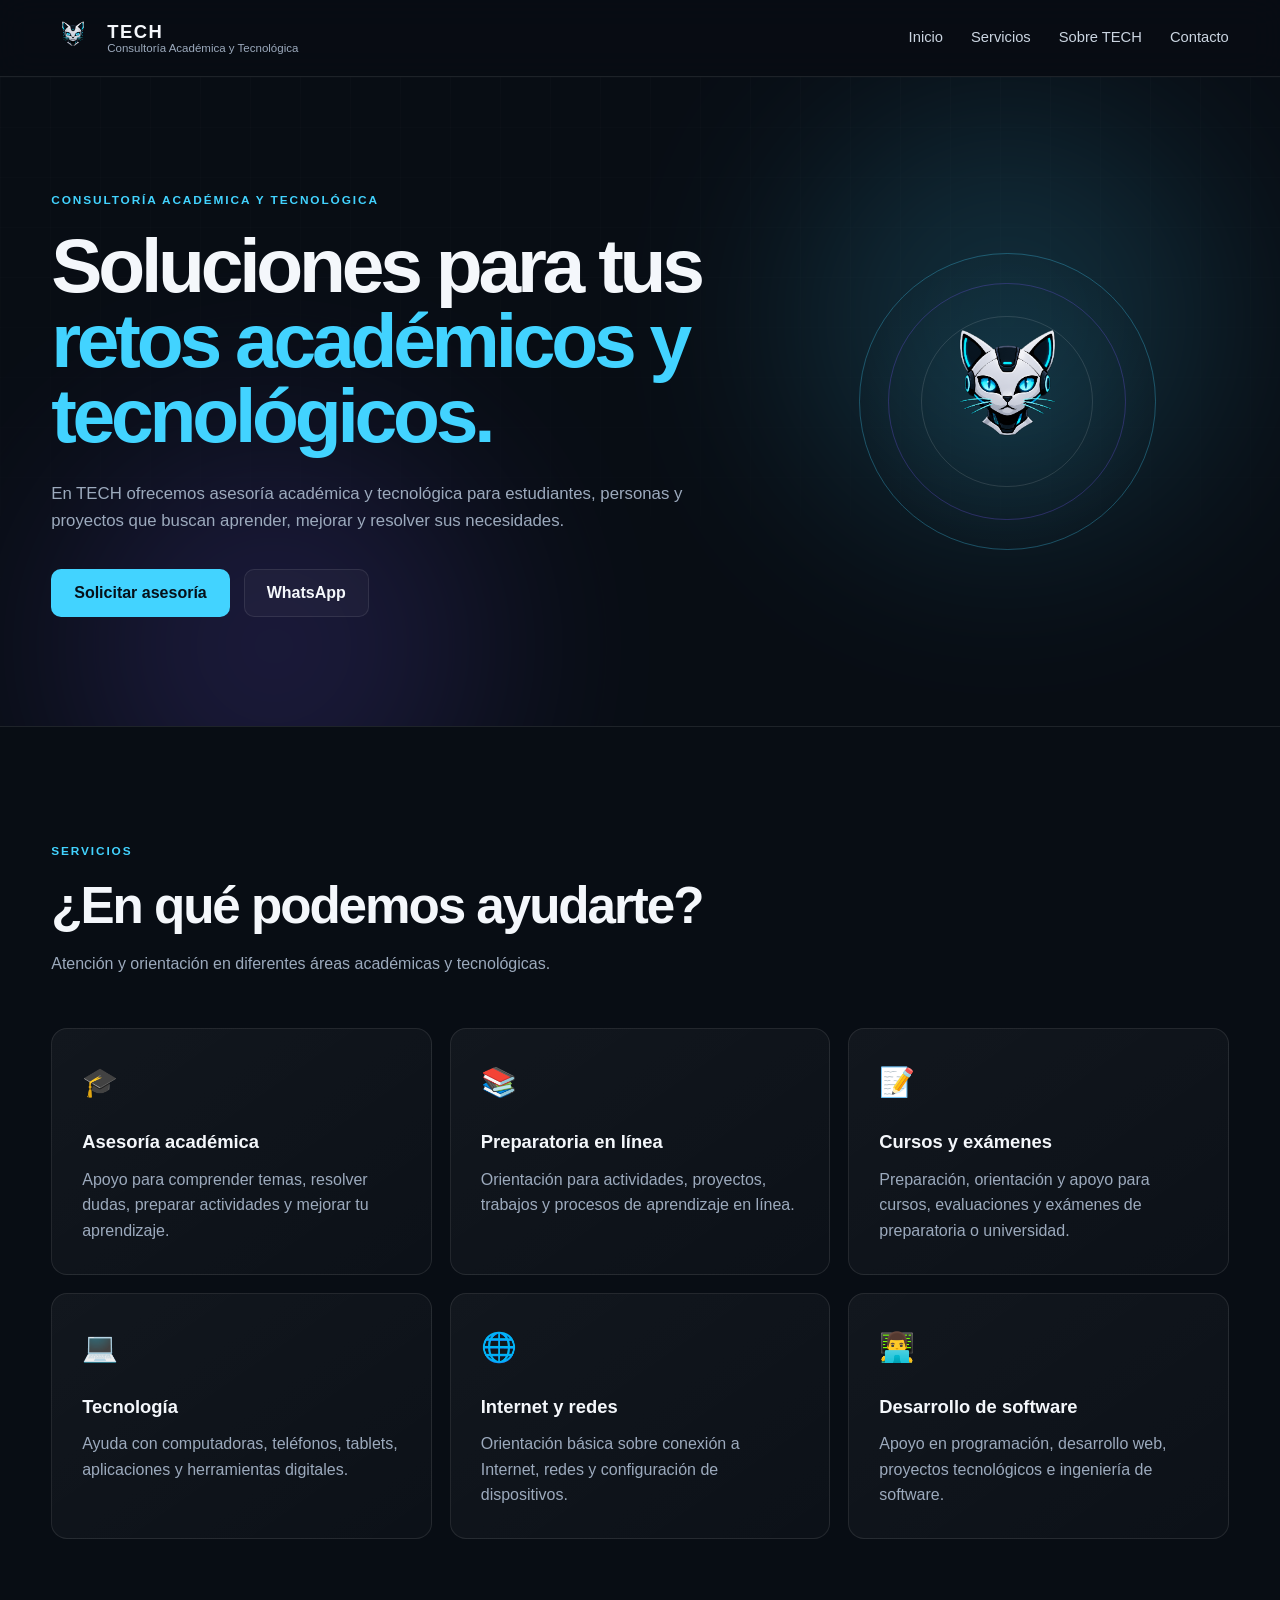
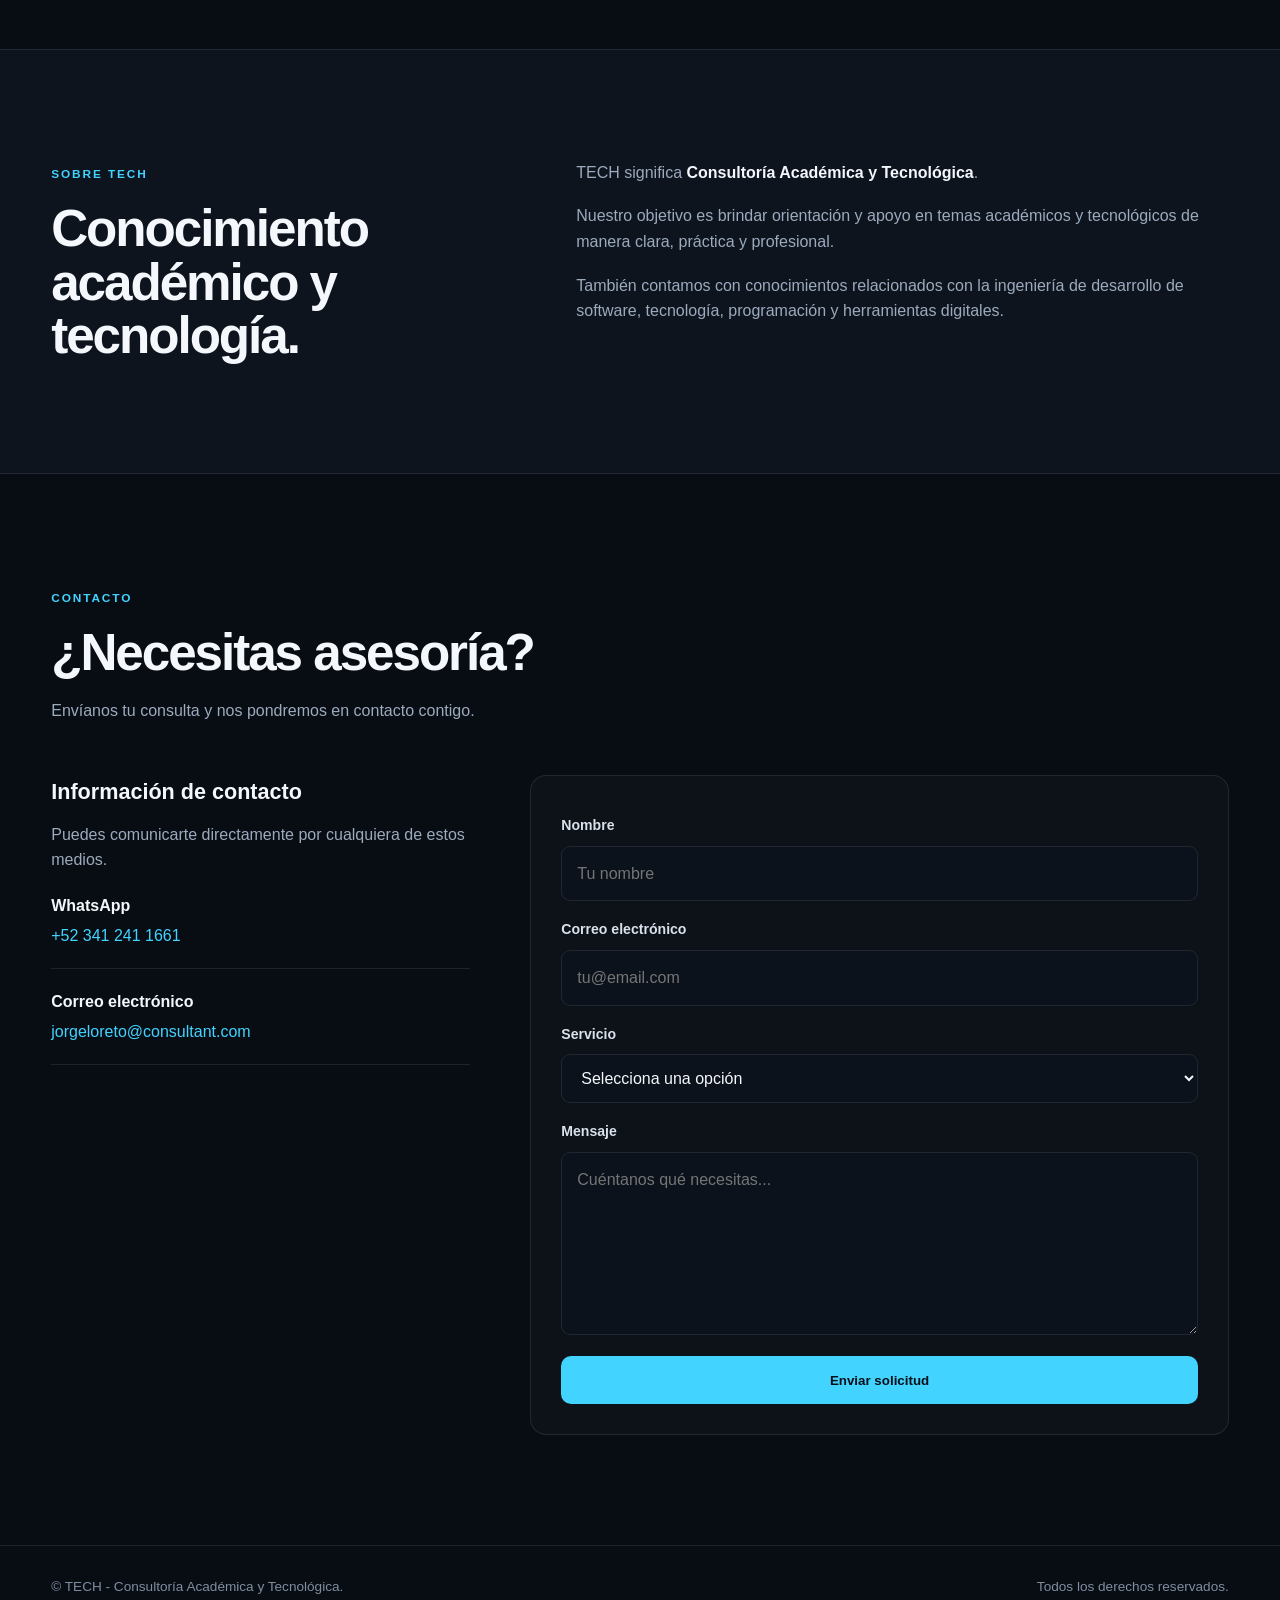
<file: index.html>
<!DOCTYPE html>
<html lang="es">
<head>
    <meta charset="UTF-8">
    <meta name="viewport" content="width=device-width, initial-scale=1.0">
    <title>TECH | Consultoría Académica y Tecnológica</title>
    <meta name="description" content="TECH - Consultoría Académica y Tecnológica. Asesoría académica, tecnología, redes y desarrollo de software.">
    <meta name="theme-color" content="#080d14">
    <link rel="stylesheet" href="style.css">
</head>

<body>
<header class="header">
    <div class="container nav">
        <a href="#inicio" class="logo">
            <img src="img/logo-tech.png" alt="TECH">
            <div class="logo-text">
                <strong>TECH</strong>
                <span>Consultoría Académica y Tecnológica</span>
            </div>
        </a>

        <nav class="menu">
            <a href="#inicio">Inicio</a>
            <a href="#servicios">Servicios</a>
            <a href="#sobre-tech">Sobre TECH</a>
            <a href="#contacto">Contacto</a>
        </nav>
    </div>
</header>

<main>
<section id="inicio" class="hero">
    <div class="hero-grid"></div>
    <div class="hero-glow glow-one"></div>
    <div class="hero-glow glow-two"></div>

    <div class="container hero-content">
        <div class="hero-text">
            <span class="tag">CONSULTORÍA ACADÉMICA Y TECNOLÓGICA</span>

            <h1>
                Soluciones para tus
                <span>retos académicos y tecnológicos.</span>
            </h1>

            <p>
                En TECH ofrecemos asesoría académica y tecnológica
                para estudiantes, personas y proyectos que buscan
                aprender, mejorar y resolver sus necesidades.
            </p>

            <div class="hero-buttons">
                <a href="#contacto" class="btn primary">Solicitar asesoría</a>
                <a href="https://wa.me/523412411661" target="_blank" rel="noopener noreferrer" class="btn secondary">
                    WhatsApp
                </a>
            </div>
        </div>

        <div class="hero-logo" aria-hidden="true">
            <div class="logo-circle">
                <div class="logo-ring ring-one"></div>
                <div class="logo-ring ring-two"></div>
                <div class="logo-ring ring-three"></div>
                <img src="img/logo-tech.png" alt="Logo TECH">
            </div>
        </div>
    </div>
</section>

<section id="servicios" class="section">
    <div class="container">
        <div class="section-title">
            <span class="tag">SERVICIOS</span>
            <h2>¿En qué podemos ayudarte?</h2>
            <p>Atención y orientación en diferentes áreas académicas y tecnológicas.</p>
        </div>

        <div class="services-grid">
            <article class="service-card">
                <div class="service-icon">🎓</div>
                <h3>Asesoría académica</h3>
                <p>Apoyo para comprender temas, resolver dudas, preparar actividades y mejorar tu aprendizaje.</p>
            </article>

            <article class="service-card">
                <div class="service-icon">📚</div>
                <h3>Preparatoria en línea</h3>
                <p>Orientación para actividades, proyectos, trabajos y procesos de aprendizaje en línea.</p>
            </article>

            <article class="service-card">
                <div class="service-icon">📝</div>
                <h3>Cursos y exámenes</h3>
                <p>Preparación, orientación y apoyo para cursos, evaluaciones y exámenes de preparatoria o universidad.</p>
            </article>

            <article class="service-card">
                <div class="service-icon">💻</div>
                <h3>Tecnología</h3>
                <p>Ayuda con computadoras, teléfonos, tablets, aplicaciones y herramientas digitales.</p>
            </article>

            <article class="service-card">
                <div class="service-icon">🌐</div>
                <h3>Internet y redes</h3>
                <p>Orientación básica sobre conexión a Internet, redes y configuración de dispositivos.</p>
            </article>

            <article class="service-card">
                <div class="service-icon">👨‍💻</div>
                <h3>Desarrollo de software</h3>
                <p>Apoyo en programación, desarrollo web, proyectos tecnológicos e ingeniería de software.</p>
            </article>
        </div>
    </div>
</section>

<section id="sobre-tech" class="section about">
    <div class="container about-content">
        <div>
            <span class="tag">SOBRE TECH</span>
            <h2>Conocimiento académico y tecnología.</h2>
        </div>

        <div>
            <p>TECH significa <strong>Consultoría Académica y Tecnológica</strong>.</p>
            <p>Nuestro objetivo es brindar orientación y apoyo en temas académicos y tecnológicos de manera clara, práctica y profesional.</p>
            <p>También contamos con conocimientos relacionados con la ingeniería de desarrollo de software, tecnología, programación y herramientas digitales.</p>
        </div>
    </div>
</section>

<section id="contacto" class="section contact">
    <div class="container">
        <div class="section-title">
            <span class="tag">CONTACTO</span>
            <h2>¿Necesitas asesoría?</h2>
            <p>Envíanos tu consulta y nos pondremos en contacto contigo.</p>
        </div>

        <div class="contact-grid">
            <div class="contact-info">
                <h3>Información de contacto</h3>
                <p>Puedes comunicarte directamente por cualquiera de estos medios.</p>

                <div class="contact-item">
                    <strong>WhatsApp</strong>
                    <a href="https://wa.me/523412411661" target="_blank" rel="noopener noreferrer">
                        +52 341 241 1661
                    </a>
                </div>

                <div class="contact-item">
                    <strong>Correo electrónico</strong>
                    <a href="mailto:jorgeloreto@consultant.com">
                        jorgeloreto@consultant.com
                    </a>
                </div>
            </div>

            <div class="contact-form">
                <form id="contactForm">
                    <label for="nombre">Nombre</label>
                    <input type="text" id="nombre" placeholder="Tu nombre" required>

                    <label for="correo">Correo electrónico</label>
                    <input type="email" id="correo" placeholder="tu@email.com" required>

                    <label for="servicio">Servicio</label>
                    <select id="servicio" required>
                        <option value="">Selecciona una opción</option>
                        <option value="Asesoría académica">Asesoría académica</option>
                        <option value="Preparatoria en línea">Preparatoria en línea</option>
                        <option value="Cursos y exámenes">Cursos y exámenes</option>
                        <option value="Tecnología">Tecnología</option>
                        <option value="Internet y redes">Internet y redes</option>
                        <option value="Desarrollo de software">Desarrollo de software</option>
                    </select>

                    <label for="mensaje">Mensaje</label>
                    <textarea id="mensaje" rows="6" placeholder="Cuéntanos qué necesitas..." required></textarea>

                    <button type="submit" class="btn primary">Enviar solicitud</button>
                </form>
            </div>
        </div>
    </div>
</section>
</main>

<footer class="footer">
    <div class="container">
        <p>© <span id="year"></span> TECH - Consultoría Académica y Tecnológica.</p>
        <p>Todos los derechos reservados.</p>
    </div>
</footer>

<script src="script.js"></script>
</body>
</html>
</file>
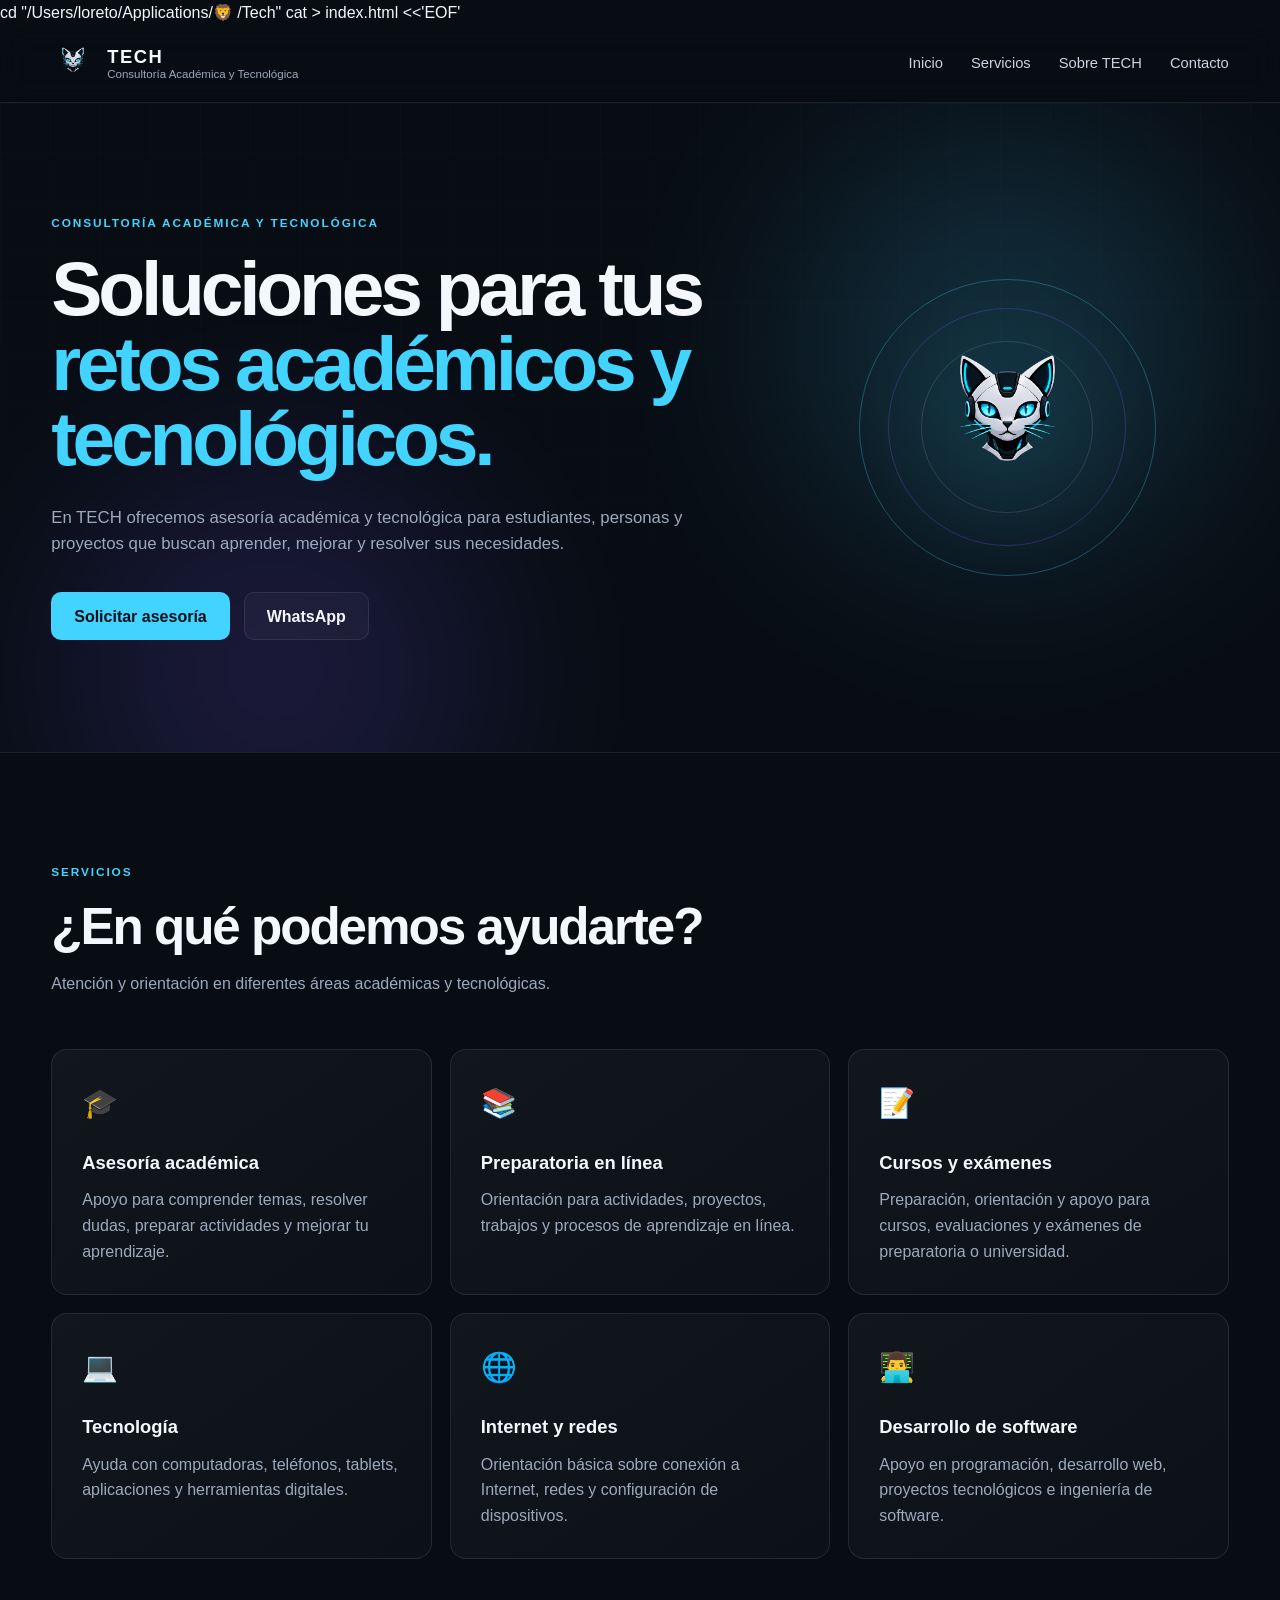
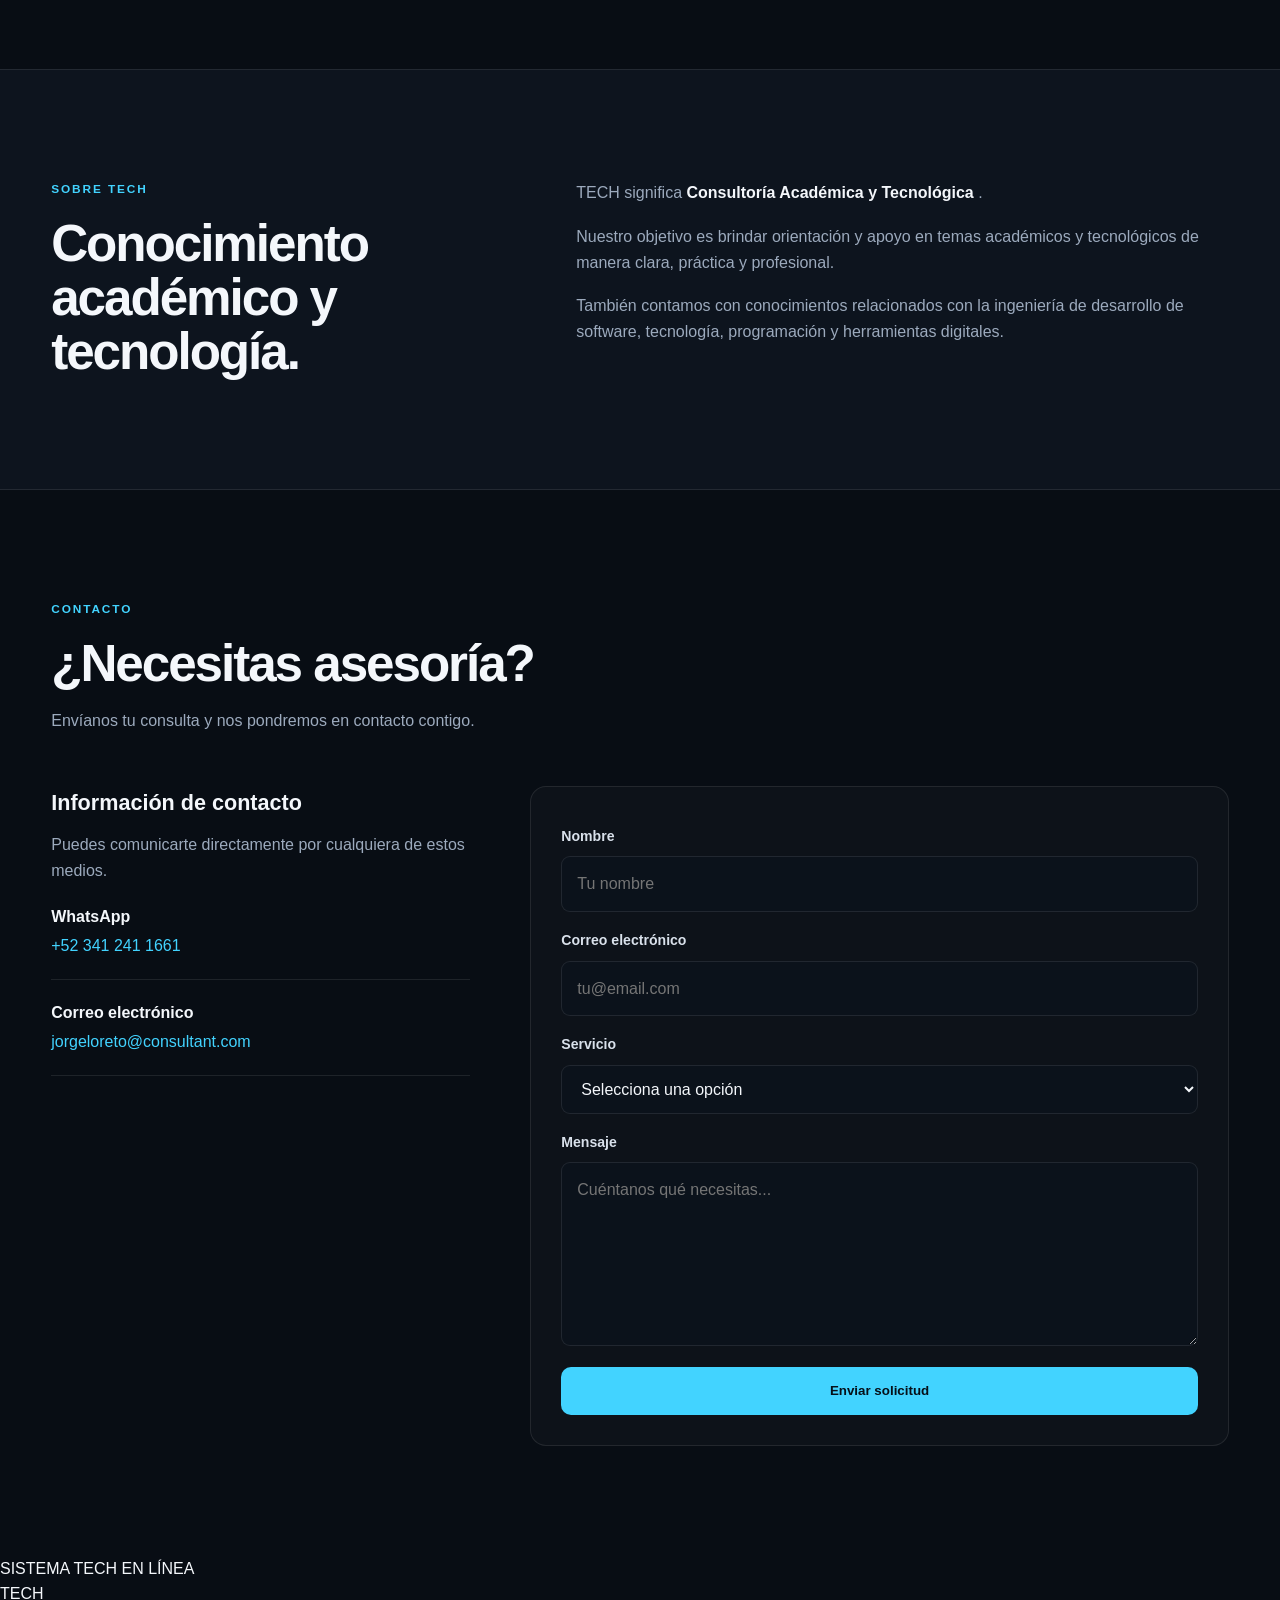
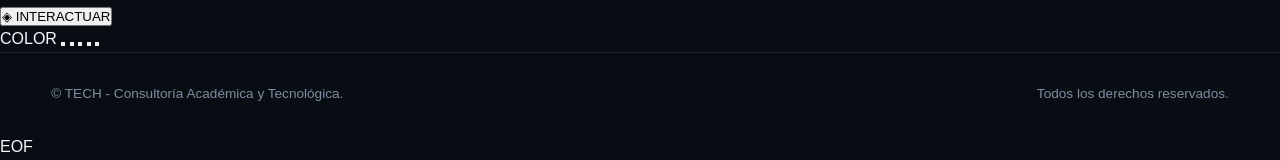
<file: index.backup.html>
cd "/Users/loreto/Applications/🦁 /Tech"

cat > index.html <<'EOF'
<!DOCTYPE html>
<html lang="es">
<head>
    <meta charset="UTF-8">
    <meta name="viewport" content="width=device-width, initial-scale=1.0">

    <title>TECH | Consultoría Académica y Tecnológica</title>

    <meta
        name="description"
        content="TECH - Consultoría Académica y Tecnológica. Asesoría académica, tecnología, redes y desarrollo de software."
    >

    <meta name="theme-color" content="#080d14">

    <link rel="stylesheet" href="style.css">
</head>

<body>

<header class="header">
    <div class="container nav">

        <a href="#inicio" class="logo">
            <img
                src="img/logo-tech.png"
                alt="TECH"
            >

            <div class="logo-text">
                <strong>TECH</strong>
                <span>Consultoría Académica y Tecnológica</span>
            </div>
        </a>

        <nav class="menu">
            <a href="#inicio">Inicio</a>
            <a href="#servicios">Servicios</a>
            <a href="#sobre-tech">Sobre TECH</a>
            <a href="#contacto">Contacto</a>
        </nav>

    </div>
</header>


<main>

<section id="inicio" class="hero">

    <div class="hero-grid"></div>

    <div class="hero-glow glow-one"></div>
    <div class="hero-glow glow-two"></div>

    <div class="container hero-content">

        <div class="hero-text">

            <span class="tag">
                CONSULTORÍA ACADÉMICA Y TECNOLÓGICA
            </span>

            <h1>
                Soluciones para tus
                <span>retos académicos y tecnológicos.</span>
            </h1>

            <p>
                En TECH ofrecemos asesoría académica y tecnológica
                para estudiantes, personas y proyectos que buscan
                aprender, mejorar y resolver sus necesidades.
            </p>

            <div class="hero-buttons">

                <a href="#contacto" class="btn primary">
                    Solicitar asesoría
                </a>

                <a
                    href="https://wa.me/523412411661"
                    target="_blank"
                    rel="noopener noreferrer"
                    class="btn secondary"
                >
                    WhatsApp
                </a>

            </div>

        </div>


        <div class="hero-logo">

            <div class="logo-circle">

                <div class="logo-ring ring-one"></div>
                <div class="logo-ring ring-two"></div>
                <div class="logo-ring ring-three"></div>

                <img
                    src="img/logo-tech.png"
                    alt="Logo TECH"
                >

            </div>

        </div>

    </div>

</section>


<section id="servicios" class="section">

    <div class="container">

        <div class="section-title">

            <span class="tag">
                SERVICIOS
            </span>

            <h2>
                ¿En qué podemos ayudarte?
            </h2>

            <p>
                Atención y orientación en diferentes áreas
                académicas y tecnológicas.
            </p>

        </div>


        <div class="services-grid">

            <article class="service-card">

                <div class="service-icon">🎓</div>

                <h3>
                    Asesoría académica
                </h3>

                <p>
                    Apoyo para comprender temas, resolver dudas,
                    preparar actividades y mejorar tu aprendizaje.
                </p>

            </article>


            <article class="service-card">

                <div class="service-icon">📚</div>

                <h3>
                    Preparatoria en línea
                </h3>

                <p>
                    Orientación para actividades, proyectos,
                    trabajos y procesos de aprendizaje en línea.
                </p>

            </article>


            <article class="service-card">

                <div class="service-icon">📝</div>

                <h3>
                    Cursos y exámenes
                </h3>

                <p>
                    Preparación, orientación y apoyo para cursos,
                    evaluaciones y exámenes de preparatoria o universidad.
                </p>

            </article>


            <article class="service-card">

                <div class="service-icon">💻</div>

                <h3>
                    Tecnología
                </h3>

                <p>
                    Ayuda con computadoras, teléfonos, tablets,
                    aplicaciones y herramientas digitales.
                </p>

            </article>


            <article class="service-card">

                <div class="service-icon">🌐</div>

                <h3>
                    Internet y redes
                </h3>

                <p>
                    Orientación básica sobre conexión a Internet,
                    redes y configuración de dispositivos.
                </p>

            </article>


            <article class="service-card">

                <div class="service-icon">👨‍💻</div>

                <h3>
                    Desarrollo de software
                </h3>

                <p>
                    Apoyo en programación, desarrollo web,
                    proyectos tecnológicos e ingeniería de software.
                </p>

            </article>

        </div>

    </div>

</section>


<section id="sobre-tech" class="section about">

    <div class="container about-content">

        <div>

            <span class="tag">
                SOBRE TECH
            </span>

            <h2>
                Conocimiento académico y tecnología.
            </h2>

        </div>


        <div>

            <p>
                TECH significa
                <strong>
                    Consultoría Académica y Tecnológica
                </strong>.
            </p>

            <p>
                Nuestro objetivo es brindar orientación y apoyo
                en temas académicos y tecnológicos de manera clara,
                práctica y profesional.
            </p>

            <p>
                También contamos con conocimientos relacionados
                con la ingeniería de desarrollo de software,
                tecnología, programación y herramientas digitales.
            </p>

        </div>

    </div>

</section>


<section id="contacto" class="section contact">

    <div class="container">

        <div class="section-title">

            <span class="tag">
                CONTACTO
            </span>

            <h2>
                ¿Necesitas asesoría?
            </h2>

            <p>
                Envíanos tu consulta y nos pondremos en contacto contigo.
            </p>

        </div>


        <div class="contact-grid">


            <div class="contact-info">

                <h3>
                    Información de contacto
                </h3>

                <p>
                    Puedes comunicarte directamente por cualquiera
                    de estos medios.
                </p>


                <div class="contact-item">

                    <strong>
                        WhatsApp
                    </strong>

                    <a
                        href="https://wa.me/523412411661"
                        target="_blank"
                        rel="noopener noreferrer"
                    >
                        +52 341 241 1661
                    </a>

                </div>


                <div class="contact-item">

                    <strong>
                        Correo electrónico
                    </strong>

                    <a href="mailto:jorgeloreto@consultant.com">
                        jorgeloreto@consultant.com
                    </a>

                </div>

            </div>


            <div class="contact-form">

                <form id="contactForm">

                    <label for="nombre">
                        Nombre
                    </label>

                    <input
                        type="text"
                        id="nombre"
                        placeholder="Tu nombre"
                        required
                    >


                    <label for="correo">
                        Correo electrónico
                    </label>

                    <input
                        type="email"
                        id="correo"
                        placeholder="tu@email.com"
                        required
                    >


                    <label for="servicio">
                        Servicio
                    </label>

                    <select id="servicio" required>

                        <option value="">
                            Selecciona una opción
                        </option>

                        <option value="Asesoría académica">
                            Asesoría académica
                        </option>

                        <option value="Preparatoria en línea">
                            Preparatoria en línea
                        </option>

                        <option value="Cursos y exámenes">
                            Cursos y exámenes
                        </option>

                        <option value="Tecnología">
                            Tecnología
                        </option>

                        <option value="Internet y redes">
                            Internet y redes
                        </option>

                        <option value="Desarrollo de software">
                            Desarrollo de software
                        </option>

                    </select>


                    <label for="mensaje">
                        Mensaje
                    </label>

                    <textarea
                        id="mensaje"
                        rows="6"
                        placeholder="Cuéntanos qué necesitas..."
                        required
                    ></textarea>


                    <button
                        type="submit"
                        class="btn primary"
                    >
                        Enviar solicitud
                    </button>

                </form>

            </div>

        </div>

    </div>

</section>

</main>


<!-- ==================================================
     GATO ANDROIDE TECH
=================================================== -->

<div
    class="tech-mascot"
    id="catInteractive"
>

    <div
        class="cat-message"
        id="catMessage"
    >
        SISTEMA TECH EN LÍNEA
    </div>


    <div class="robot-cat">


        <!-- AURA TECNOLÓGICA -->

        <div class="robot-aura"></div>


        <!-- ANTENA -->

        <div class="robot-antenna">
            <span></span>
        </div>


        <!-- OREJA IZQUIERDA -->

        <div class="robot-ear robot-ear-left">

            <div class="ear-core"></div>

        </div>


        <!-- OREJA DERECHA -->

        <div class="robot-ear robot-ear-right">

            <div class="ear-core"></div>

        </div>


        <!-- CABEZA -->

        <div class="robot-head">


            <div class="head-top-line"></div>


            <div class="robot-visor">

                <div class="visor-reflection"></div>


                <div class="robot-eye robot-eye-left">
                    <span></span>
                </div>


                <div class="robot-eye robot-eye-right">
                    <span></span>
                </div>


                <div class="robot-nose"></div>


                <div class="robot-mouth">

                    <i></i>
                    <i></i>
                    <i></i>

                </div>

            </div>


            <div class="side-light side-light-left"></div>
            <div class="side-light side-light-right"></div>


            <div class="head-bolt bolt-one"></div>
            <div class="head-bolt bolt-two"></div>

        </div>


        <!-- CUELLO -->

        <div class="robot-neck">

            <span></span>
            <span></span>
            <span></span>

        </div>


        <!-- CUERPO -->

        <div class="robot-body">


            <div class="body-shoulder shoulder-left"></div>
            <div class="body-shoulder shoulder-right"></div>


            <div class="robot-chest">

                <div class="chest-logo">
                    TECH
                </div>

                <div class="energy-core"></div>

                <div class="energy-line"></div>

            </div>


            <!-- BRAZO IZQUIERDO -->

            <div class="robot-arm robot-arm-left">

                <div class="joint joint-top"></div>

                <div class="arm-segment"></div>

                <div class="joint joint-bottom"></div>

                <div class="robot-hand">

                    <span></span>
                    <span></span>
                    <span></span>

                </div>

            </div>


            <!-- BRAZO DERECHO -->

            <div class="robot-arm robot-arm-right">

                <div class="joint joint-top"></div>

                <div class="arm-segment"></div>

                <div class="joint joint-bottom"></div>

                <div class="robot-hand">

                    <span></span>
                    <span></span>
                    <span></span>

                </div>

            </div>


            <!-- CADERA -->

            <div class="robot-hip"></div>


            <!-- PIERNA IZQUIERDA -->

            <div class="robot-leg robot-leg-left">

                <div class="leg-joint"></div>

                <div class="leg-foot"></div>

            </div>


            <!-- PIERNA DERECHA -->

            <div class="robot-leg robot-leg-right">

                <div class="leg-joint"></div>

                <div class="leg-foot"></div>

            </div>

        </div>


        <!-- COLA ROBÓTICA -->

        <div class="robot-tail">

            <span></span>

        </div>


        <!-- PARTÍCULAS -->

        <div class="robot-particle particle-one"></div>
        <div class="robot-particle particle-two"></div>
        <div class="robot-particle particle-three"></div>

    </div>


    <!-- CONTROLES -->

    <div class="cat-controls">

        <button
            class="cat-button"
            id="catButton"
            type="button"
        >
            <span>◈</span>
            INTERACTUAR
        </button>


        <div class="color-picker">

            <span>COLOR</span>

            <button
                class="color-option cyan"
                data-color="#39d9ff"
                type="button"
                aria-label="Cyan"
            ></button>

            <button
                class="color-option blue"
                data-color="#147aff"
                type="button"
                aria-label="Azul"
            ></button>

            <button
                class="color-option purple"
                data-color="#9b6cff"
                type="button"
                aria-label="Morado"
            ></button>

            <button
                class="color-option green"
                data-color="#4ade80"
                type="button"
                aria-label="Verde"
            ></button>

            <button
                class="color-option pink"
                data-color="#ff6fae"
                type="button"
                aria-label="Rosa"
            ></button>

        </div>

    </div>

</div>


<footer class="footer">

    <div class="container">

        <p>
            © <span id="year"></span>
            TECH -
            Consultoría Académica y Tecnológica.
        </p>

        <p>
            Todos los derechos reservados.
        </p>

    </div>

</footer>


<script src="script.js"></script>

</body>
</html>
EOF
</file>
<file: style.css>
* {
    box-sizing: border-box;
    margin: 0;
    padding: 0;
}

:root {
    --bg: #080d14;
    --bg-soft: #0d141e;
    --card: #101923;
    --text: #f4f7fb;
    --muted: #9caabd;
    --line: rgba(255,255,255,.09);
    --accent: #42d3ff;
    --accent-2: #7c5cff;
    --max: 1180px;
}

html {
    scroll-behavior: smooth;
}

body {
    font-family: Inter, -apple-system, BlinkMacSystemFont, "Segoe UI", sans-serif;
    background: var(--bg);
    color: var(--text);
    line-height: 1.6;
}

a {
    color: inherit;
    text-decoration: none;
}

.container {
    width: min(92%, var(--max));
    margin: 0 auto;
}

.header {
    position: sticky;
    top: 0;
    z-index: 50;
    background: rgba(8,13,20,.88);
    backdrop-filter: blur(16px);
    border-bottom: 1px solid var(--line);
}

.nav {
    min-height: 76px;
    display: flex;
    align-items: center;
    justify-content: space-between;
    gap: 30px;
}

.logo {
    display: flex;
    align-items: center;
    gap: 12px;
}

.logo img {
    width: 44px;
    height: 44px;
    object-fit: contain;
}

.logo-text {
    display: grid;
    line-height: 1.15;
}

.logo-text strong {
    font-size: 1.15rem;
    letter-spacing: .08em;
}

.logo-text span {
    color: var(--muted);
    font-size: .72rem;
}

.menu {
    display: flex;
    gap: 28px;
}

.menu a {
    color: #cbd5e1;
    font-size: .92rem;
    transition: color .2s ease;
}

.menu a:hover {
    color: var(--accent);
}

.hero {
    min-height: 650px;
    position: relative;
    display: flex;
    align-items: center;
    overflow: hidden;
    border-bottom: 1px solid var(--line);
}

.hero-grid {
    position: absolute;
    inset: 0;
    opacity: .16;
    background-image:
        linear-gradient(rgba(255,255,255,.08) 1px, transparent 1px),
        linear-gradient(90deg, rgba(255,255,255,.08) 1px, transparent 1px);
    background-size: 50px 50px;
    mask-image: linear-gradient(to bottom, black, transparent);
}

.hero-glow {
    position: absolute;
    width: 420px;
    height: 420px;
    border-radius: 50%;
    filter: blur(100px);
    opacity: .16;
}

.glow-one {
    background: var(--accent);
    top: 5%;
    right: 5%;
}

.glow-two {
    background: var(--accent-2);
    bottom: -20%;
    left: 5%;
}

.hero-content {
    position: relative;
    z-index: 2;
    display: grid;
    grid-template-columns: 1.2fr .8fr;
    align-items: center;
    gap: 70px;
    padding: 100px 0;
}

.tag {
    display: inline-block;
    color: var(--accent);
    font-size: .74rem;
    font-weight: 700;
    letter-spacing: .16em;
    margin-bottom: 18px;
}

.hero h1 {
    max-width: 750px;
    font-size: clamp(2.8rem, 6vw, 5.4rem);
    line-height: .98;
    letter-spacing: -.055em;
}

.hero h1 span {
    display: block;
    color: var(--accent);
}

.hero-text > p {
    max-width: 650px;
    margin: 28px 0 34px;
    color: var(--muted);
    font-size: 1.05rem;
}

.hero-buttons {
    display: flex;
    gap: 14px;
    flex-wrap: wrap;
}

.btn {
    display: inline-flex;
    align-items: center;
    justify-content: center;
    min-height: 48px;
    padding: 0 22px;
    border-radius: 10px;
    border: 1px solid transparent;
    font-weight: 700;
    cursor: pointer;
    transition: transform .2s ease, border-color .2s ease, background .2s ease;
}

.btn:hover {
    transform: translateY(-2px);
}

.btn.primary {
    background: var(--accent);
    color: #061019;
}

.btn.secondary {
    border-color: var(--line);
    background: rgba(255,255,255,.03);
}

.btn.secondary:hover {
    border-color: rgba(66,211,255,.45);
}

.hero-logo {
    display: flex;
    justify-content: center;
}

.logo-circle {
    width: min(330px, 70vw);
    aspect-ratio: 1;
    position: relative;
    display: grid;
    place-items: center;
    border-radius: 50%;
    background: radial-gradient(circle, rgba(66,211,255,.08), transparent 65%);
}

.logo-circle img {
    width: 58%;
    height: 58%;
    object-fit: contain;
    z-index: 2;
}

.logo-ring {
    position: absolute;
    inset: 5%;
    border: 1px solid rgba(66,211,255,.3);
    border-radius: 50%;
}

.ring-two {
    inset: 14%;
    border-color: rgba(124,92,255,.28);
}

.ring-three {
    inset: 24%;
    border-color: rgba(255,255,255,.12);
}

.section {
    padding: 110px 0;
}

.section-title {
    max-width: 720px;
    margin-bottom: 52px;
}

.section-title h2,
.about h2 {
    font-size: clamp(2rem, 4vw, 3.5rem);
    line-height: 1.05;
    letter-spacing: -.04em;
}

.section-title p {
    margin-top: 18px;
    color: var(--muted);
}

.services-grid {
    display: grid;
    grid-template-columns: repeat(3, 1fr);
    gap: 18px;
}

.service-card {
    padding: 30px;
    min-height: 245px;
    background: linear-gradient(145deg, rgba(255,255,255,.045), rgba(255,255,255,.018));
    border: 1px solid var(--line);
    border-radius: 16px;
    transition: transform .25s ease, border-color .25s ease;
}

.service-card:hover {
    transform: translateY(-5px);
    border-color: rgba(66,211,255,.35);
}

.service-icon {
    font-size: 1.8rem;
    margin-bottom: 22px;
}

.service-card h3 {
    font-size: 1.15rem;
    margin-bottom: 10px;
}

.service-card p,
.about p,
.contact-info p {
    color: var(--muted);
}

.about {
    background: var(--bg-soft);
    border-top: 1px solid var(--line);
    border-bottom: 1px solid var(--line);
}

.about-content {
    display: grid;
    grid-template-columns: .8fr 1.2fr;
    gap: 90px;
}

.about p + p {
    margin-top: 18px;
}

.about strong {
    color: var(--text);
}

.contact-grid {
    display: grid;
    grid-template-columns: .75fr 1.25fr;
    gap: 60px;
}

.contact-info h3 {
    font-size: 1.35rem;
    margin-bottom: 12px;
}

.contact-item {
    padding: 20px 0;
    border-bottom: 1px solid var(--line);
}

.contact-item strong {
    display: block;
    margin-bottom: 4px;
}

.contact-item a {
    color: var(--accent);
}

.contact-form {
    padding: 30px;
    border: 1px solid var(--line);
    border-radius: 16px;
    background: rgba(255,255,255,.025);
}

form {
    display: grid;
    gap: 9px;
}

label {
    color: #d9e1eb;
    font-size: .88rem;
    font-weight: 600;
    margin-top: 8px;
}

input,
select,
textarea {
    width: 100%;
    padding: 14px 15px;
    border: 1px solid var(--line);
    border-radius: 9px;
    background: #0b121b;
    color: var(--text);
    font: inherit;
    outline: none;
}

input:focus,
select:focus,
textarea:focus {
    border-color: rgba(66,211,255,.65);
}

textarea {
    resize: vertical;
}

form .btn {
    margin-top: 12px;
}

.footer {
    padding: 30px 0;
    border-top: 1px solid var(--line);
    color: #7f8da0;
    font-size: .85rem;
}

.footer .container {
    display: flex;
    justify-content: space-between;
    gap: 20px;
}

@media (max-width: 850px) {
    .menu {
        display: none;
    }

    .hero-content,
    .about-content,
    .contact-grid {
        grid-template-columns: 1fr;
    }

    .hero {
        min-height: auto;
    }

    .hero-content {
        padding: 80px 0;
        gap: 55px;
    }

    .hero-logo {
        order: -1;
    }

    .services-grid {
        grid-template-columns: repeat(2, 1fr);
    }

    .about-content {
        gap: 35px;
    }
}

@media (max-width: 560px) {
    .logo-text span {
        display: none;
    }

    .hero h1 {
        font-size: 2.7rem;
    }

    .services-grid {
        grid-template-columns: 1fr;
    }

    .section {
        padding: 80px 0;
    }

    .contact-form {
        padding: 22px;
    }

    .footer .container {
        flex-direction: column;
    }
}
</file>
